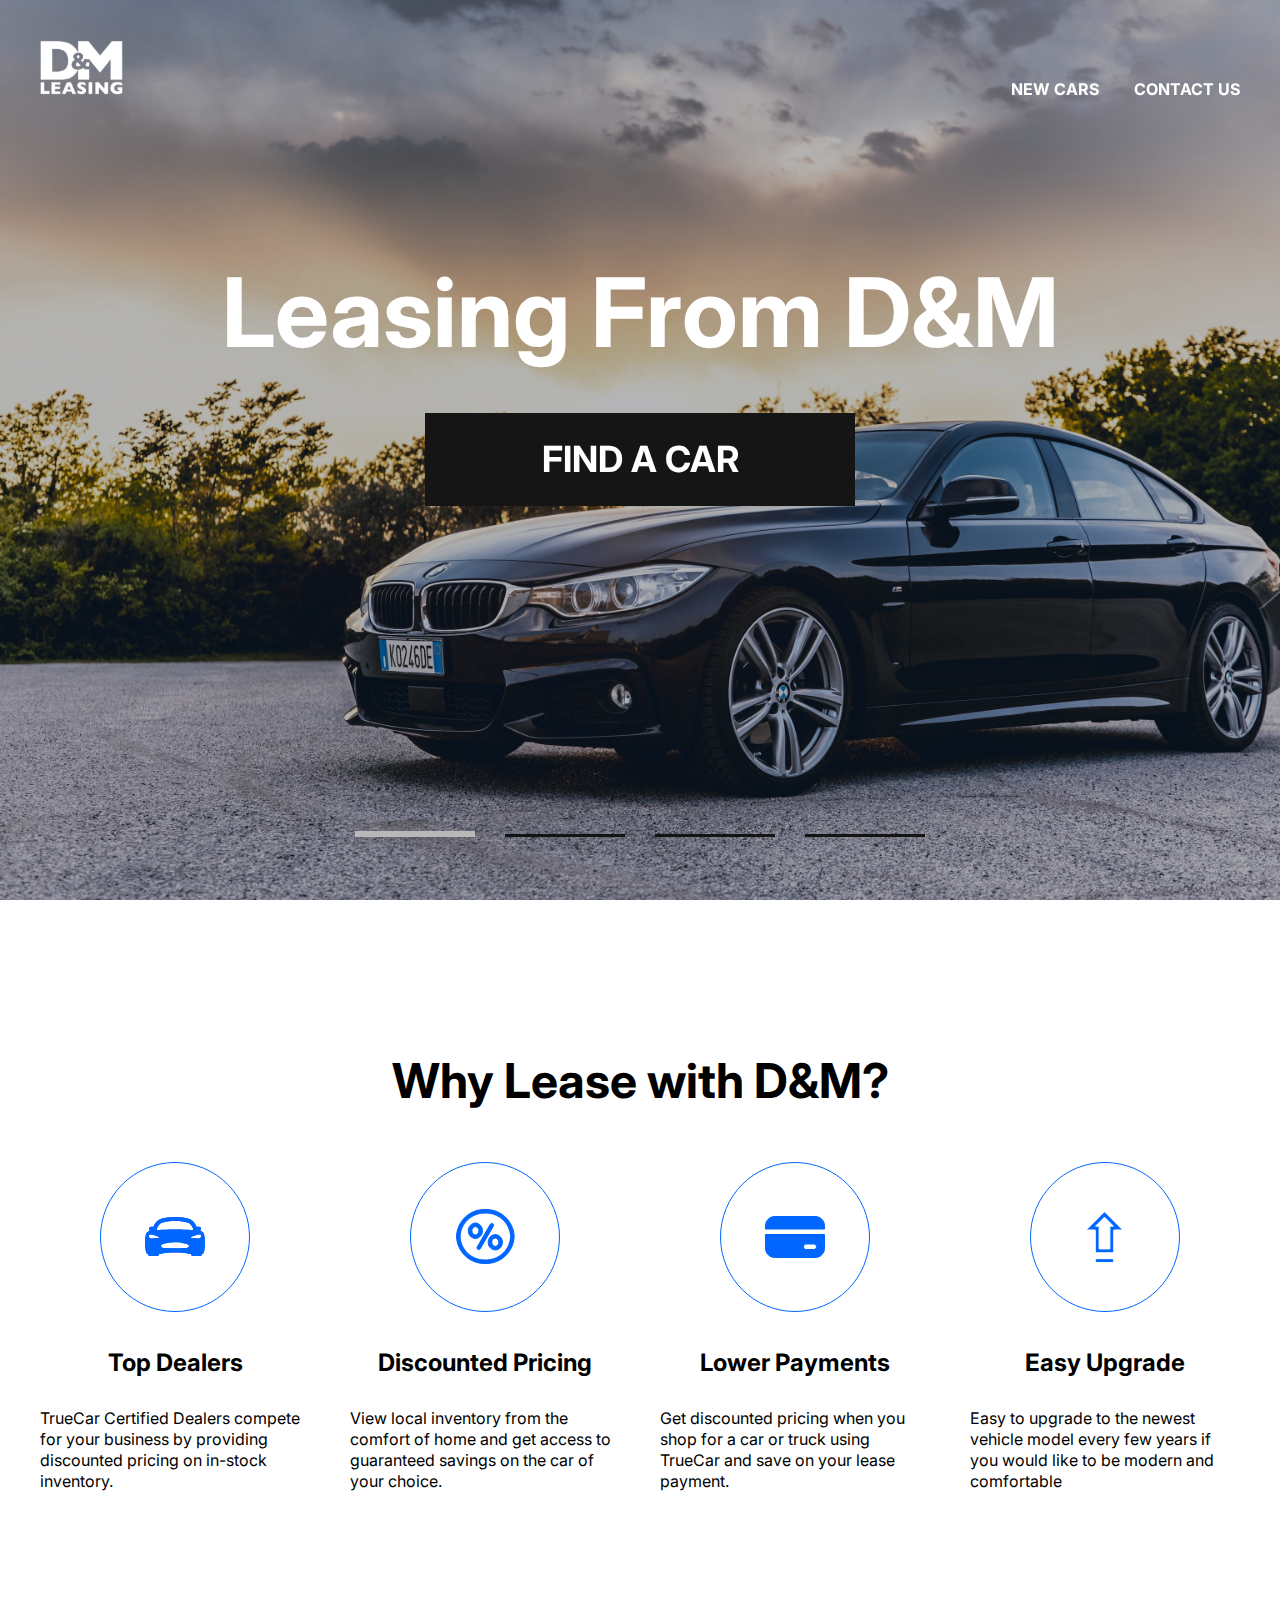
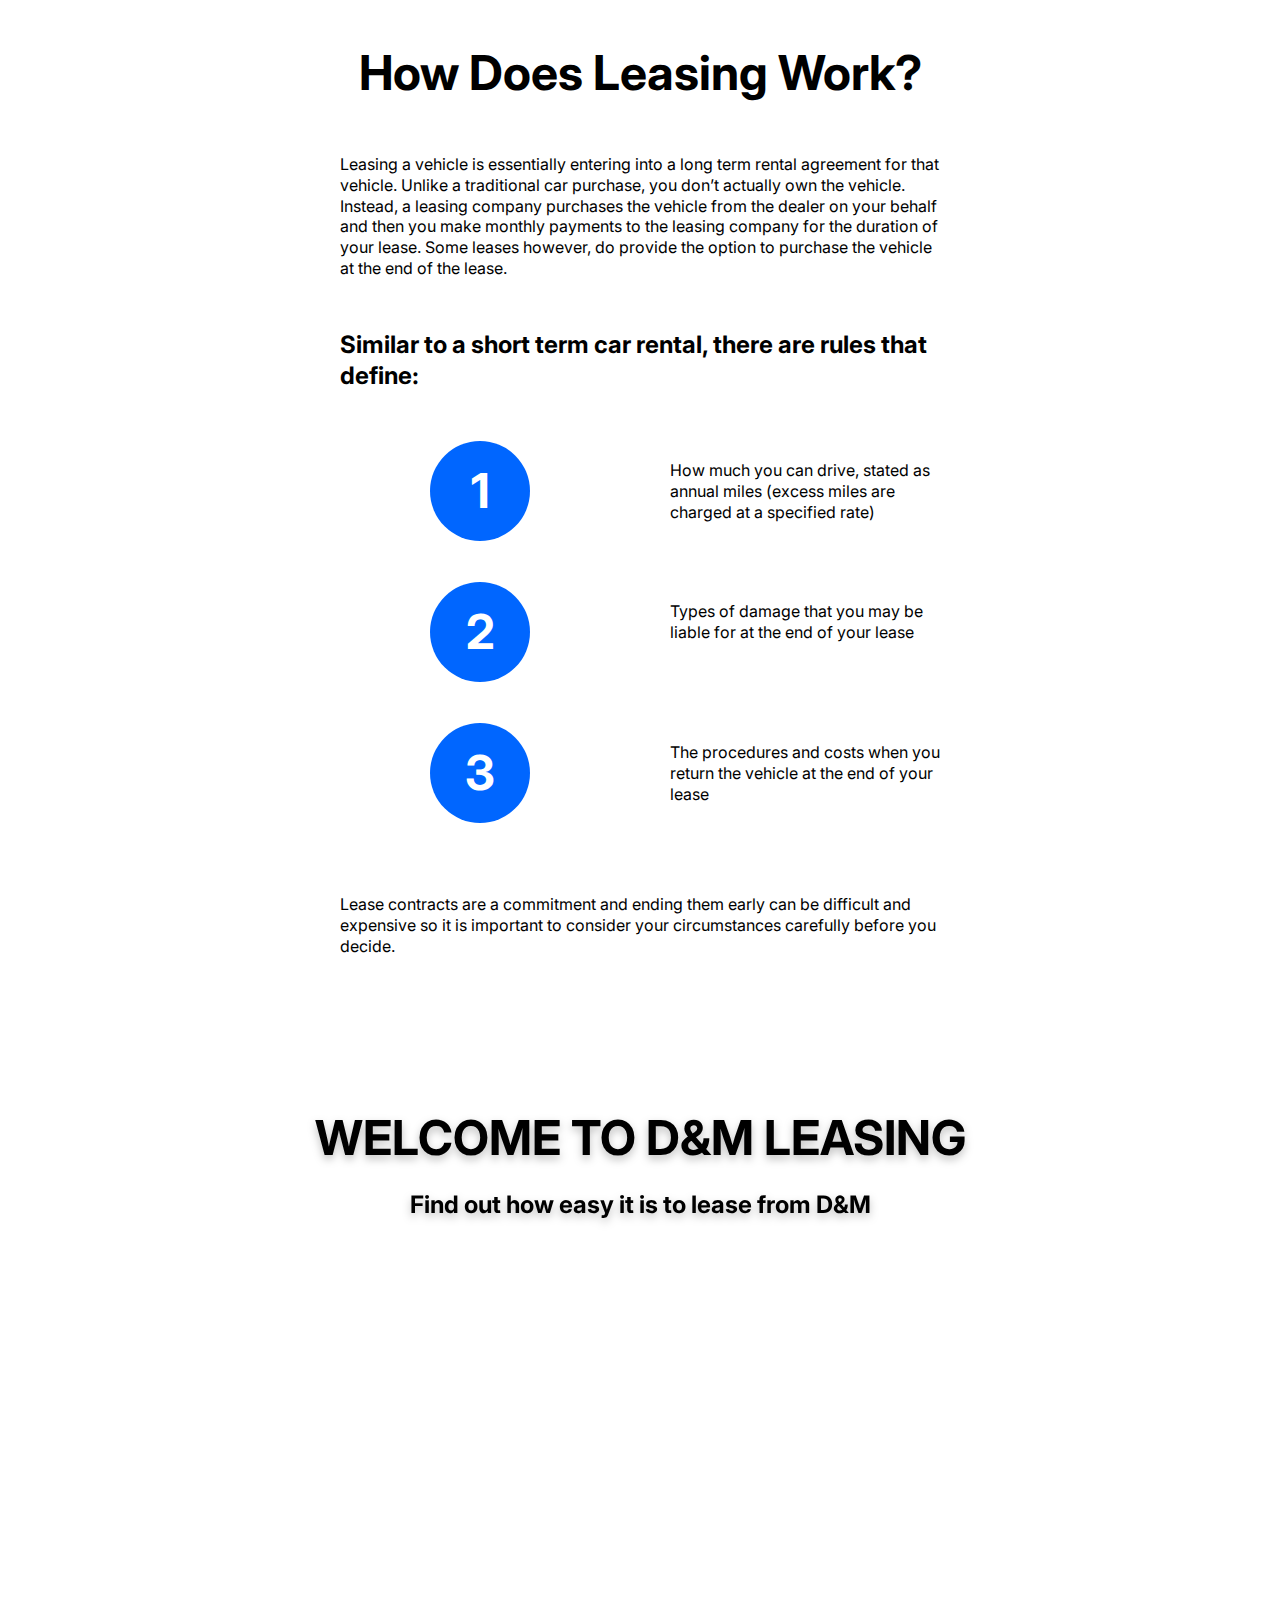
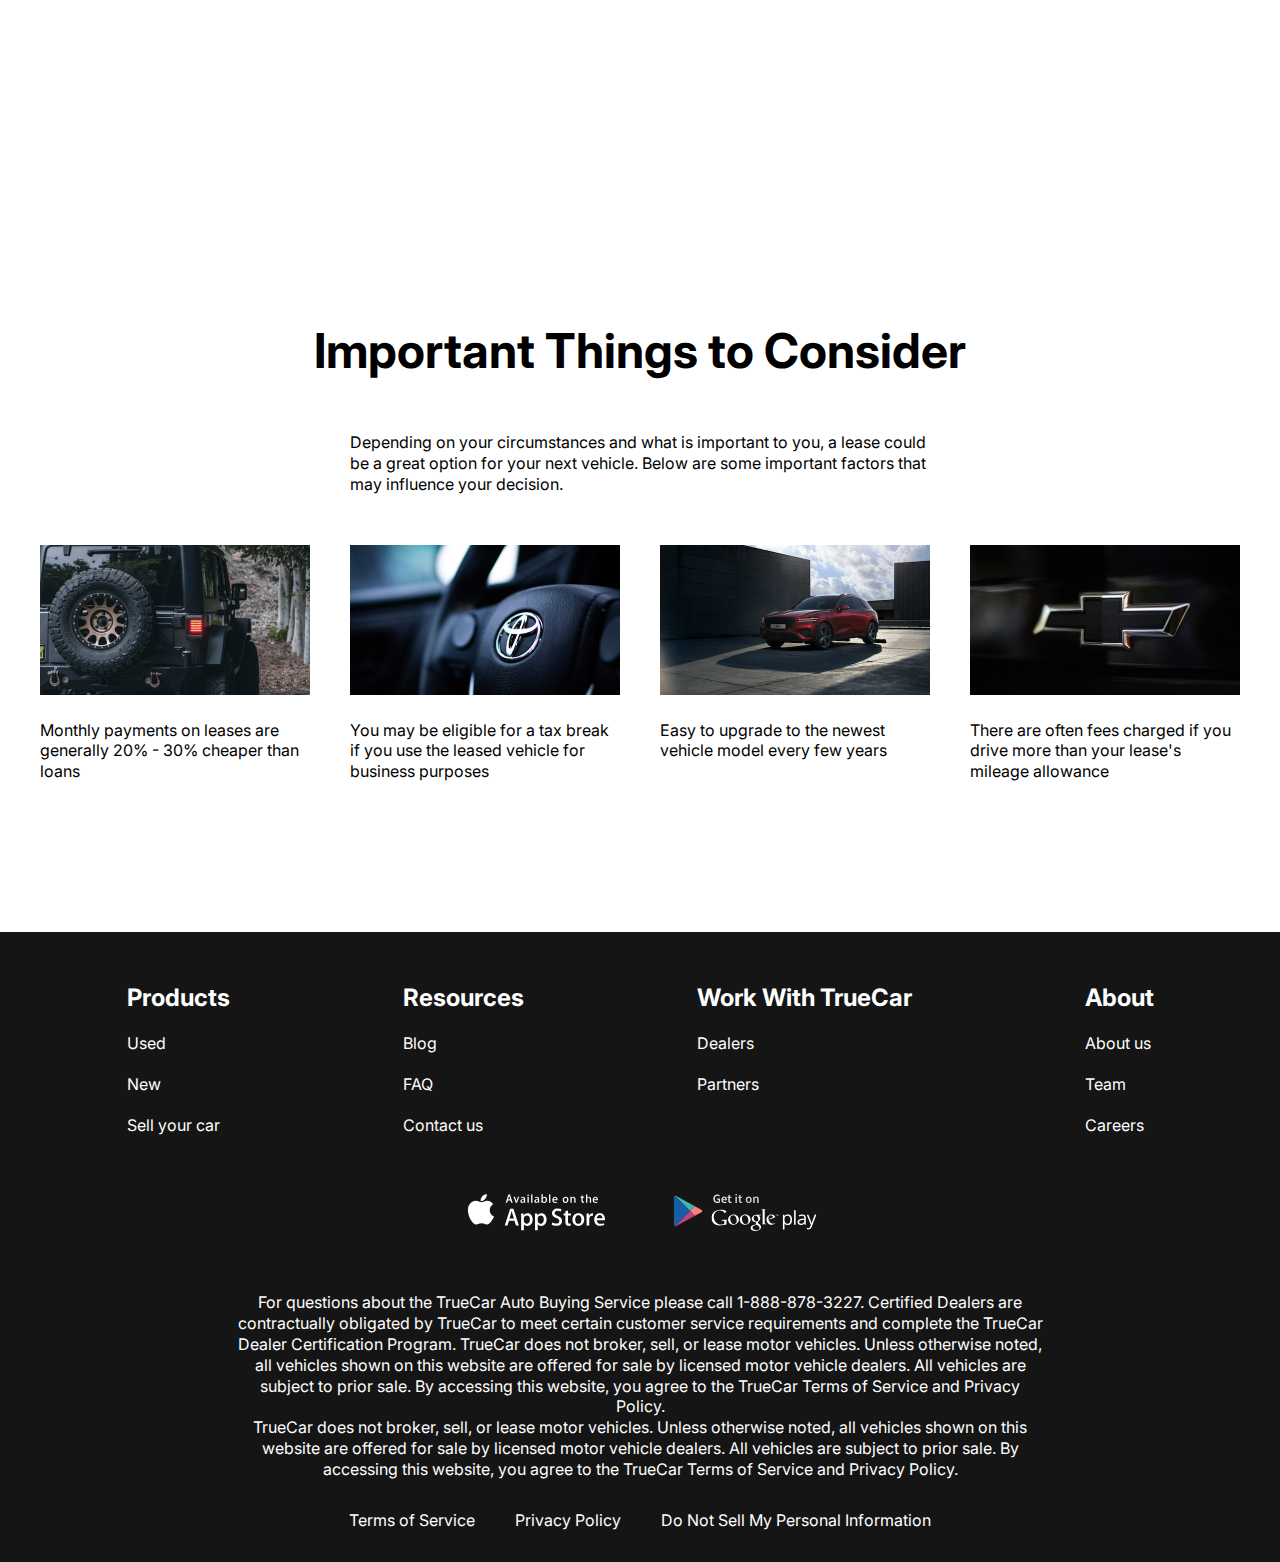
<file: index.html>
<!DOCTYPE html>
<html lang="en">

<head>
    <meta charset="UTF-8">
    <meta http-equiv="X-UA-Compatible" content="IE=edge">
    <meta name="viewport" content="width=device-width, initial-scale=1.0">
    <title>0-1 Pet</title>
    <link rel="stylesheet" href="style.css">
    <link rel="preconnect" href="https://fonts.googleapis.com">
    <link rel="preconnect" href="https://fonts.gstatic.com" crossorigin>
    <link rel="stylesheet" href="https://cdn.jsdelivr.net/npm/swiper@9/swiper-bundle.min.css" />
    <link href="https://fonts.googleapis.com/css2?family=Inter:wght@400;700&family=League+Spartan:wght@400;700&family=Open+Sans:wght@600;700&family=Poppins:ital,wght@0,100;0,200;0,300;0,400;0,500;0,600;0,700;0,800;0,900;1,100&display=swap"
    rel="stylesheet">
    
</head>

<body>
    <div class="wrapper">
        <header class="header header-main">
            <div class="container">
                <div class="header__inner">
                    <a class="logo" href="#">
                        <img class="logo__img" src="./img/logo.svg" alt="logo">
                    </a>
                    <nav class="menu">
                        <button class="menu__btn">
                            <span></span>
                            <span></span>
                            <span></span>
                        </button>
                        <ul class="menu__list">
                            <li class="menu__list-item">
                                <a href="new-cars.html" class="menu__list-link">NEW CARS</a>
                            </li>
                            
                            <li class="menu__list-item">
                                <a href="contacts.html" class="menu__list-link">CONTACT US</a>
                            </li>
                        </ul>
                    </nav>
                </div>
            </div>
        </header>

        <main class="main">
            <section class="top">
                <div class="container">
                    <h1 class="title">
                        Leasing From D&M
                    </h1>
                    <a href="new-cars.html" class="top__link">
                        FIND A CAR
                    </a>
                </div>
            </section>
            <div class="slider">
                <div class="swiper">
                    <div class="swiper-wrapper">
                        <div class="swiper-slide" style="background-image: url(./img/slide-1.jpg);"></div>
                        <div class="swiper-slide" style="background-image: url(./img/Rectangle\ 5.jpg);"></div>
                        <div class="swiper-slide" style="background-image: url(./img/slide-1.jpg);"></div>
                        <div class="swiper-slide" style="background-image: url(./img/Rectangle\ 5.jpg);"></div>
                        <div class="swiper-pagination"></div>
                    </div>
                </div>
                <section class="why-lease">
                    <div class="container">
                        <h2 class="section__title">
                            Why Lease with D&M?
                        </h2>
                        <ul class="why-lease__list">
                            <li class="why-lease__item">
                                <img class="why-lease__item-img" src="./img/why-lease-1.svg" alt="">
                                <h3 class="why-lease__item-title">
                                    Top Dealers
                                </h3>
                                <p class="why-lease__item-text">
                                    TrueCar Certified Dealers compete for your business by providing discounted pricing
                                    on in-stock inventory.
                                </p>
                            </li>
                            <li class="why-lease__item">
                                <img class="why-lease__item-img" src="./img/why-lease-2.svg" alt="">
                                <h3 class="why-lease__item-title">
                                    Discounted Pricing
                                </h3>
                                <p class="why-lease__item-text">
                                    View local inventory from the comfort of home and get access to guaranteed savings
                                    on the car of your choice.
                                </p>
                            </li>
                            <li class="why-lease__item">
                                <img class="why-lease__item-img" src="./img/why-lease-3.svg" alt="">
                                <h3 class="why-lease__item-title">
                                    Lower Payments
                                </h3>
                                <p class="why-lease__item-text">
                                    Get discounted pricing when you shop for a car or truck using TrueCar and save on
                                    your lease payment.
                                </p>
                            </li>
                            <li class="why-lease__item">
                                <img class="why-lease__item-img" src="./img/why-lease-4.svg" alt="">
                                <h3 class="why-lease__item-title">
                                    Easy Upgrade
                                </h3>
                                <p class="why-lease__item-text">
                                    Easy to upgrade to the newest vehicle model every few years if you would like to be
                                    modern and comfortable
                                </p>
                            </li>
                        </ul>
                    </div>
                </section>
                <section class="how-does">
                    <div class="container">
                        <div class="how-does__inner">
                            <div class="section__title">
                                How Does Leasing Work?
                            </div>
                            <p class="how-does__text">
                                Leasing a vehicle is essentially entering into a long term rental agreement for that
                                vehicle. Unlike a traditional car purchase, you don’t actually own the vehicle. Instead,
                                a leasing company purchases the vehicle from the dealer on your behalf and then you make
                                monthly payments to the leasing company for the duration of your lease. Some leases
                                however, do provide the option to purchase the vehicle at the end of the lease.
                            </p>

                            <h4 class="how-does__title">
                                Similar to a short term car rental, there are rules that define:
                            </h4>
                            <ol class="how-does__list">
                                <li class="how-does__item">
                                    How much you can drive, stated as annual miles (excess miles are charged at a
                                    specified rate)
                                </li>
                                <li class="how-does__item">
                                    Types of damage that you may be liable for at the end of your lease
                                </li>
                                <li class="how-does__item">
                                    The procedures and costs when you return the vehicle at the end of your lease
                                </li>
                            </ol>
                            <p class="how-does__text">
                                Lease contracts are a commitment and ending them early can be difficult and expensive so
                                it is important to consider your circumstances carefully before you decide.
                            </p>
                        </div>
                    </div>
                </section>
                <section class="video">
                    <div class="container">
                        <h2 class="section__title video__title">
                            WELCOME TO D&M LEASING
                        </h2>
                        <p class="video__text">
                            Find out how easy it is to lease from D&M
                        </p>
                        <iframe class="video__content" width="1000" height="500" src="https://www.youtube.com/embed/gGgpRIZB2OI?controls=0" title="YouTube video player" frameborder="0" allow="accelerometer; autoplay; clipboard-write; encrypted-media; gyroscope; picture-in-picture; web-share" allowfullscreen>
                        </iframe>
                    </div>
                </section>
                <section class="important">
                    <div class="container">
                        <h2 class="section__title important__title">
                            Important Things to Consider
                        </h2>
                        <p class="important__text">Depending on your circumstances and what is important to you, a lease could be a great option for your next vehicle. Below are some important factors that may influence your decision.</p>
                        <ul class="important__list">
                            <li class="important__item">
                                <img class="important__item-img" src="./img/important-1.jpg" alt="">
                                <p class="important__item-text">Monthly payments on leases are generally 20% - 30% cheaper than loans</p>
                            </li>
                            <li class="important__item">
                                <img class="important__item-img" src="./img/important-2.jpg" alt="">
                                <p class="important__item-text">You may be eligible for a tax break if you use the leased vehicle for business purposes</p>
                            </li>
                            <li class="important__item">
                                <img class="important__item-img" src="./img/important-3.jpg" alt="">
                                <p class="important__item-text">Easy to upgrade to the newest vehicle model every few years</p>
                            </li>
                            <li class="important__item">
                                <img class="important__item-img" src="./img/important-4.jpg" alt="">
                                <p class="important__item-text">There are often fees charged if you drive more than your lease's mileage allowance</p>
                            </li>
                        </ul>
                    </div>
                </section>
        </main>

        <footer class="footer">
            <div class="container">
                <nav class="footer__menu">
                    <ul class="footer__menu-list">
                        <li class="footer__menu-item">
                            <p class="footer__menu-titile">Products</p>
                        </li>
                        <li class="footer__menu-item">
                            <a href="#" class="footer__menu-link">Used</a>
                        </li>
                        <li class="footer__menu-item">
                            <a href="#" class="footer__menu-link">New</a>
                        </li>
                        <li class="footer__menu-item">
                            <a href="#" class="footer__menu-link">Sell your car</a>
                        </li>
                    </ul>
                    <ul class="futer__menu-list">
                        <li class="footer__menu-item">
                            <p class="footer__menu-titile">Resources</p>
                        </li>
                        <li class="footer__menu-item">
                            <a href="#" class="footer__menu-link">Blog</a>
                        </li>
                        <li class="footer__menu-item">
                            <a href="#" class="footer__menu-link">FAQ</a>
                        </li>
                        <li class="footer__menu-item">
                            <a href="#" class="footer__menu-link">Contact us</a>
                        </li>
                    </ul>
                    <ul class="futer__menu-list">
                        <li class="footer__menu-item">
                            <p class="footer__menu-titile">Work With TrueCar</p>
                        </li>
                        <li class="footer__menu-item">
                            <a href="#" class="footer__menu-link">Dealers</a>
                        </li>
                        <li class="footer__menu-item">
                            <a href="#" class="footer__menu-link">Partners</a>
                        </li>
                    </ul>
                    <ul class="futer__menu-list">
                        <li class="footer__menu-item">
                            <p class="footer__menu-titile">About</p>
                        </li>
                        <li class="footer__menu-item">
                            <a href="#" class="footer__menu-link">About us</a>
                        </li>
                        <li class="footer__menu-item">
                            <a href="#" class="footer__menu-link">Team</a>
                        </li>
                        <li class="footer__menu-item">
                            <a href="#" class="footer__menu-link">Careers</a>
                        </li>
                    </ul>
                </nav>
                <ul class="app">
                    <li class="app__item">
                        <a href="#" class="app__item-link">
                            <img class="app__item-img" src="img/appstore.svg" alt="">
                        </a>
                    </li>
                    <li class="app__item">
                        <a href="#" class="app__item-link">
                            <img class="app__item-img" src="img/googleplay.svg" alt="">
                        </a>
                    </li>
                </ul>
                <div class="footer__copy">
                    <p class="footer__copy-text">
                        For questions about the TrueCar Auto Buying Service please call 1-888-878-3227.
                        Certified Dealers are contractually obligated by TrueCar to meet certain customer service
                        requirements and complete the TrueCar Dealer Certification Program.
                        TrueCar does not broker, sell, or lease motor vehicles. Unless otherwise noted, all vehicles
                        shown on this website are offered for sale by licensed motor vehicle dealers. All vehicles are
                        subject to prior sale. By accessing this website, you agree to the TrueCar Terms of Service and
                        Privacy Policy.
                    </p>
                    <p class="footer__copy-text">
                        TrueCar does not broker, sell, or lease motor vehicles. Unless otherwise noted, all vehicles
                        shown on this website are offered for sale by licensed motor vehicle dealers. All vehicles are
                        subject to prior sale. By accessing this website, you agree to the TrueCar Terms of Service and
                        Privacy Policy.
                    </p>
                </div>
                <nav class="copy__nav">
                    <ul class="copy__nav-list">
                        <li class="copy__nav-item">
                            <a href="#" class="copy__nav-link">Terms of Service</a>
                        </li>
                        <li class="copy__nav-item">
                            <a href="#" class="copy__nav-link">Privacy Policy</a>
                        </li>
                        <li class="copy__nav-item">
                            <a href="#" class="copy__nav-link">Do Not Sell My Personal Information</a>
                        </li>
                    </ul>
                </nav>
            </div>
        </footer>
    </div>
    <script src="https://cdn.jsdelivr.net/npm/swiper@9/swiper-bundle.min.js"></script>
    <script src="index.js"></script>
</body>

</html>
</file>
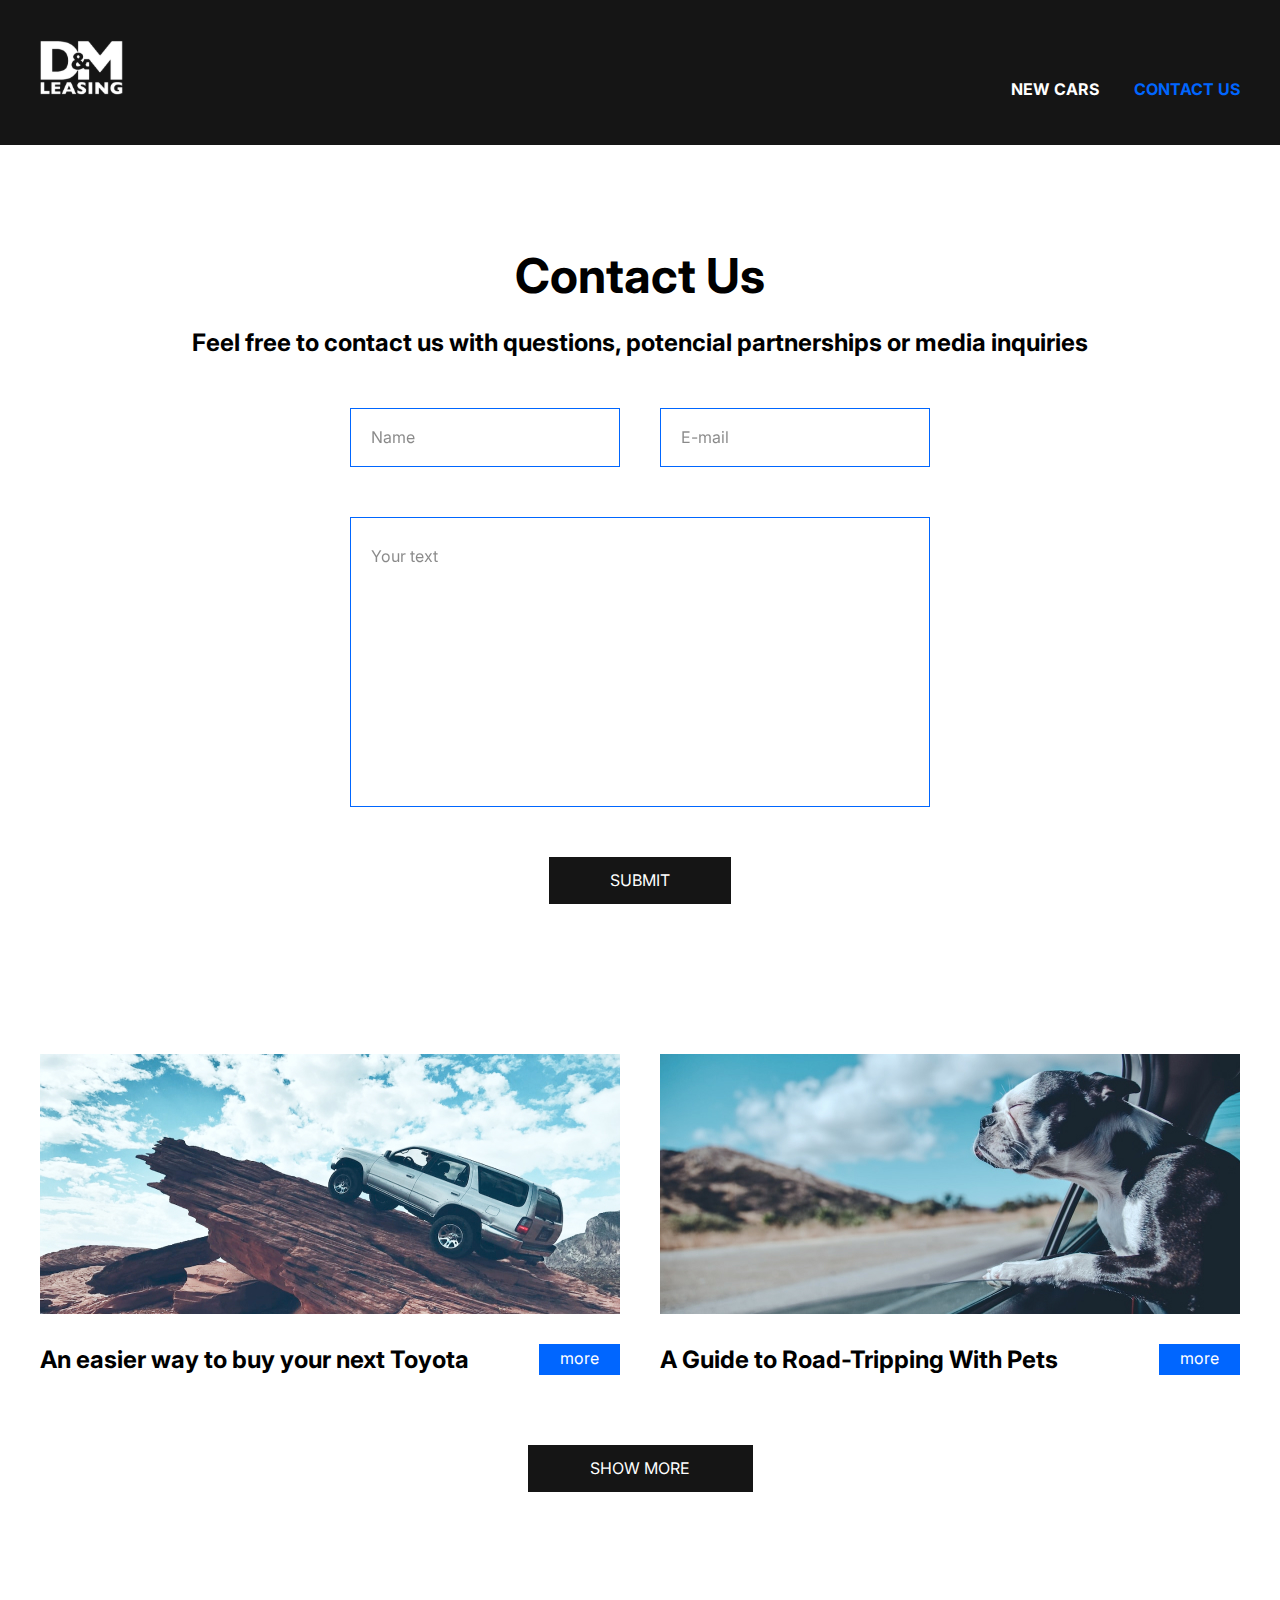
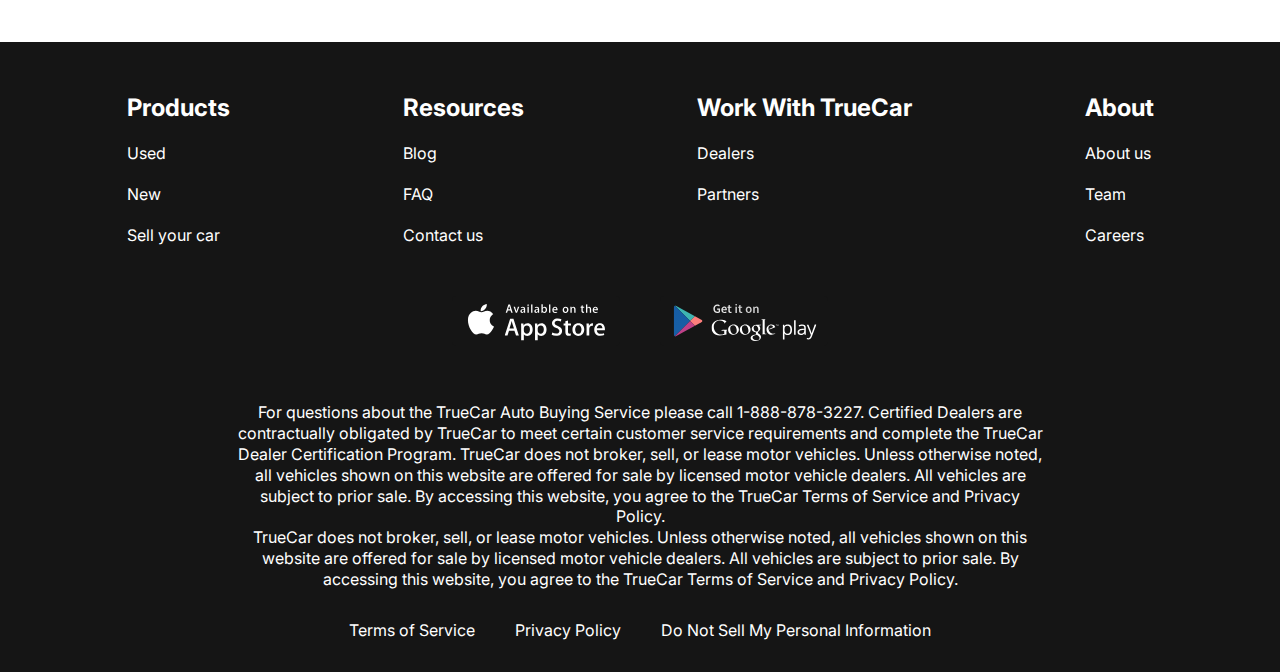
<file: contacts.html>
<!DOCTYPE html>
<html lang="en">
<head>
    <meta charset="UTF-8">
    <meta http-equiv="X-UA-Compatible" content="IE=edge">
    <meta name="viewport" content="width=device-width, initial-scale=1.0">
    <title>0-1 Pet</title>
    <link rel="stylesheet" href="style.css">
    <link rel="preconnect" href="https://fonts.googleapis.com">
    <link rel="preconnect" href="https://fonts.gstatic.com" crossorigin>
    <link href="https://fonts.googleapis.com/css2?family=Inter:wght@400;700&family=League+Spartan:wght@400;700&family=Open+Sans:wght@600;700&family=Poppins:ital,wght@0,100;0,200;0,300;0,400;0,500;0,600;0,700;0,800;0,900;1,100&display=swap" rel="stylesheet">

</head>

<body>
    <div class="wrapper">
        <header class="header">
            <div class="container">
                <div class="header__inner">
                    <a class="logo" href="index.html">
                        <img class="logo__img" src="img/logo.svg" alt="">
                    </a>
                    <nav class="menu">
                        <button class="menu__btn">
                            <span></span>
                            <span></span>
                            <span></span>
                        </button>
                        <ul class="menu__list">
                            <li class="menu__list-item">
                                <a href="./new-cars.html" class="menu__list-link ">NEW CARS</a>
                            </li>
                            
                            </li>
                            <li class="menu__list-item">
                                <a href="./contacts.html" class="menu__list-link menu__list-link--active">CONTACT US</a>
                            </li>
                        </ul>
                    </nav>
                </div>
            </div>
        </header>

        <main class="main">
            <section class="contacts">
                <div class="container">
                    <h2 class="section__title contacts__title">
                        Contact Us
                    </h2>
                    <p class="contacts__text ">Feel free to contact us with questions, potencial partnerships or media inquiries</p>
                </div>
                <form action="#" class="form">
                    <input class="form__input" type="text" class="input" placeholder="Name">
                    <input class="form__input" type="email" class="input" placeholder="E-mail">
                    <textarea class="form__textarea" placeholder="Your text"></textarea>
                    <button class="form__btn" type="submit">SUBMIT</button>
                </form>
            </section>
            <section class="blog">
                <div class="container">
                    <div class="blog__items">
                        <div class="blog__item">
                            <img src="img/blog-img-1.jpg" alt="" class="blog__item-img">
                            <h4 class="blog__item-text">An easier way to buy your next Toyota</h4>
                            <a href="" class="blog__item-link">more</a>
                        </div>
                        <div class="blog__item">
                            <img src="img/blog-img-2.jpg" alt="" class="blog__item-img">
                            <h4 class="blog__item-text">A Guide to Road-Tripping With Pets</h4>
                            <a href="" class="blog__item-link">more</a>
                        </div>
                    </div>
                    <a href="#" class="showmore-link">SHOW MORE</a>
                </div>
            </section>
            
        </main>

        <footer class="footer">
            <div class="container">
                <nav class="footer__menu">
                    <ul class="footer__menu-list">
                        <li class="footer__menu-item">
                            <p class="footer__menu-titile">Products</p>
                        </li>
                        <li class="footer__menu-item">
                            <a href="#" class="footer__menu-link">Used</a>
                        </li>
                        <li class="footer__menu-item">
                            <a href="#" class="footer__menu-link">New</a>
                        </li>
                        <li class="footer__menu-item">
                            <a href="#" class="footer__menu-link">Sell your car</a>
                        </li>
                    </ul>
                    <ul class="futer__menu-list">
                        <li class="footer__menu-item">
                            <p class="footer__menu-titile">Resources</p>
                        </li>
                        <li class="footer__menu-item">
                            <a href="#" class="footer__menu-link">Blog</a>
                        </li>
                        <li class="footer__menu-item">
                            <a href="#" class="footer__menu-link">FAQ</a>
                        </li>
                        <li class="footer__menu-item">
                            <a href="#" class="footer__menu-link">Contact us</a>
                        </li>
                    </ul>
                    <ul class="futer__menu-list">
                        <li class="footer__menu-item">
                            <p class="footer__menu-titile">Work With TrueCar</p>
                        </li>
                        <li class="footer__menu-item">
                            <a href="#" class="footer__menu-link">Dealers</a>
                        </li>
                        <li class="footer__menu-item">
                            <a href="#" class="footer__menu-link">Partners</a>
                        </li>
                    </ul>
                    <ul class="futer__menu-list">
                        <li class="footer__menu-item">
                            <p class="footer__menu-titile">About</p>
                        </li>
                        <li class="footer__menu-item">
                            <a href="#" class="footer__menu-link">About us</a>
                        </li>
                        <li class="footer__menu-item">
                            <a href="#" class="footer__menu-link">Team</a>
                        </li>
                        <li class="footer__menu-item">
                            <a href="#" class="footer__menu-link">Careers</a>
                        </li>
                    </ul>
                </nav>
                <ul class="app">
                    <li class="app__item">
                        <a href="#" class="app__item-link">
                            <img class="app__item-img" src="img/appstore.svg" alt="">
                        </a>
                    </li>
                    <li class="app__item">
                        <a href="#" class="app__item-link">
                            <img class="app__item-img" src="img/googleplay.svg" alt="">
                        </a>
                    </li>
                </ul>
                <div class="footer__copy">
                    <p class="footer__copy-text">
                        For questions about the TrueCar Auto Buying Service please call 1-888-878-3227.
                        Certified Dealers are contractually obligated by TrueCar to meet certain customer service requirements and complete the TrueCar Dealer Certification Program.
                        TrueCar does not broker, sell, or lease motor vehicles. Unless otherwise noted, all vehicles shown on this website are offered for sale by licensed motor vehicle dealers. All vehicles are subject to prior sale. By accessing this website, you agree to the TrueCar Terms of Service and Privacy Policy.
                    </p>
                    <p class="footer__copy-text">
                        TrueCar does not broker, sell, or lease motor vehicles. Unless otherwise noted, all vehicles shown on this website are offered for sale by licensed motor vehicle dealers. All vehicles are subject to prior sale. By accessing this website, you agree to the TrueCar Terms of Service and Privacy Policy.
                    </p>
                </div>
                <nav class="copy__nav">
                    <ul class="copy__nav-list">
                        <li class="copy__nav-item">
                            <a href="#" class="copy__nav-link">Terms of Service</a>
                        </li>
                        <li class="copy__nav-item">
                            <a href="#" class="copy__nav-link">Privacy Policy</a>
                        </li>
                        <li class="copy__nav-item">
                            <a href="#" class="copy__nav-link">Do Not Sell My Personal Information</a>
                        </li>
                    </ul>
                </nav>
            </div>
        </footer>
    </div>
</body>
<script src="index.js"></script>

</html>
</file>
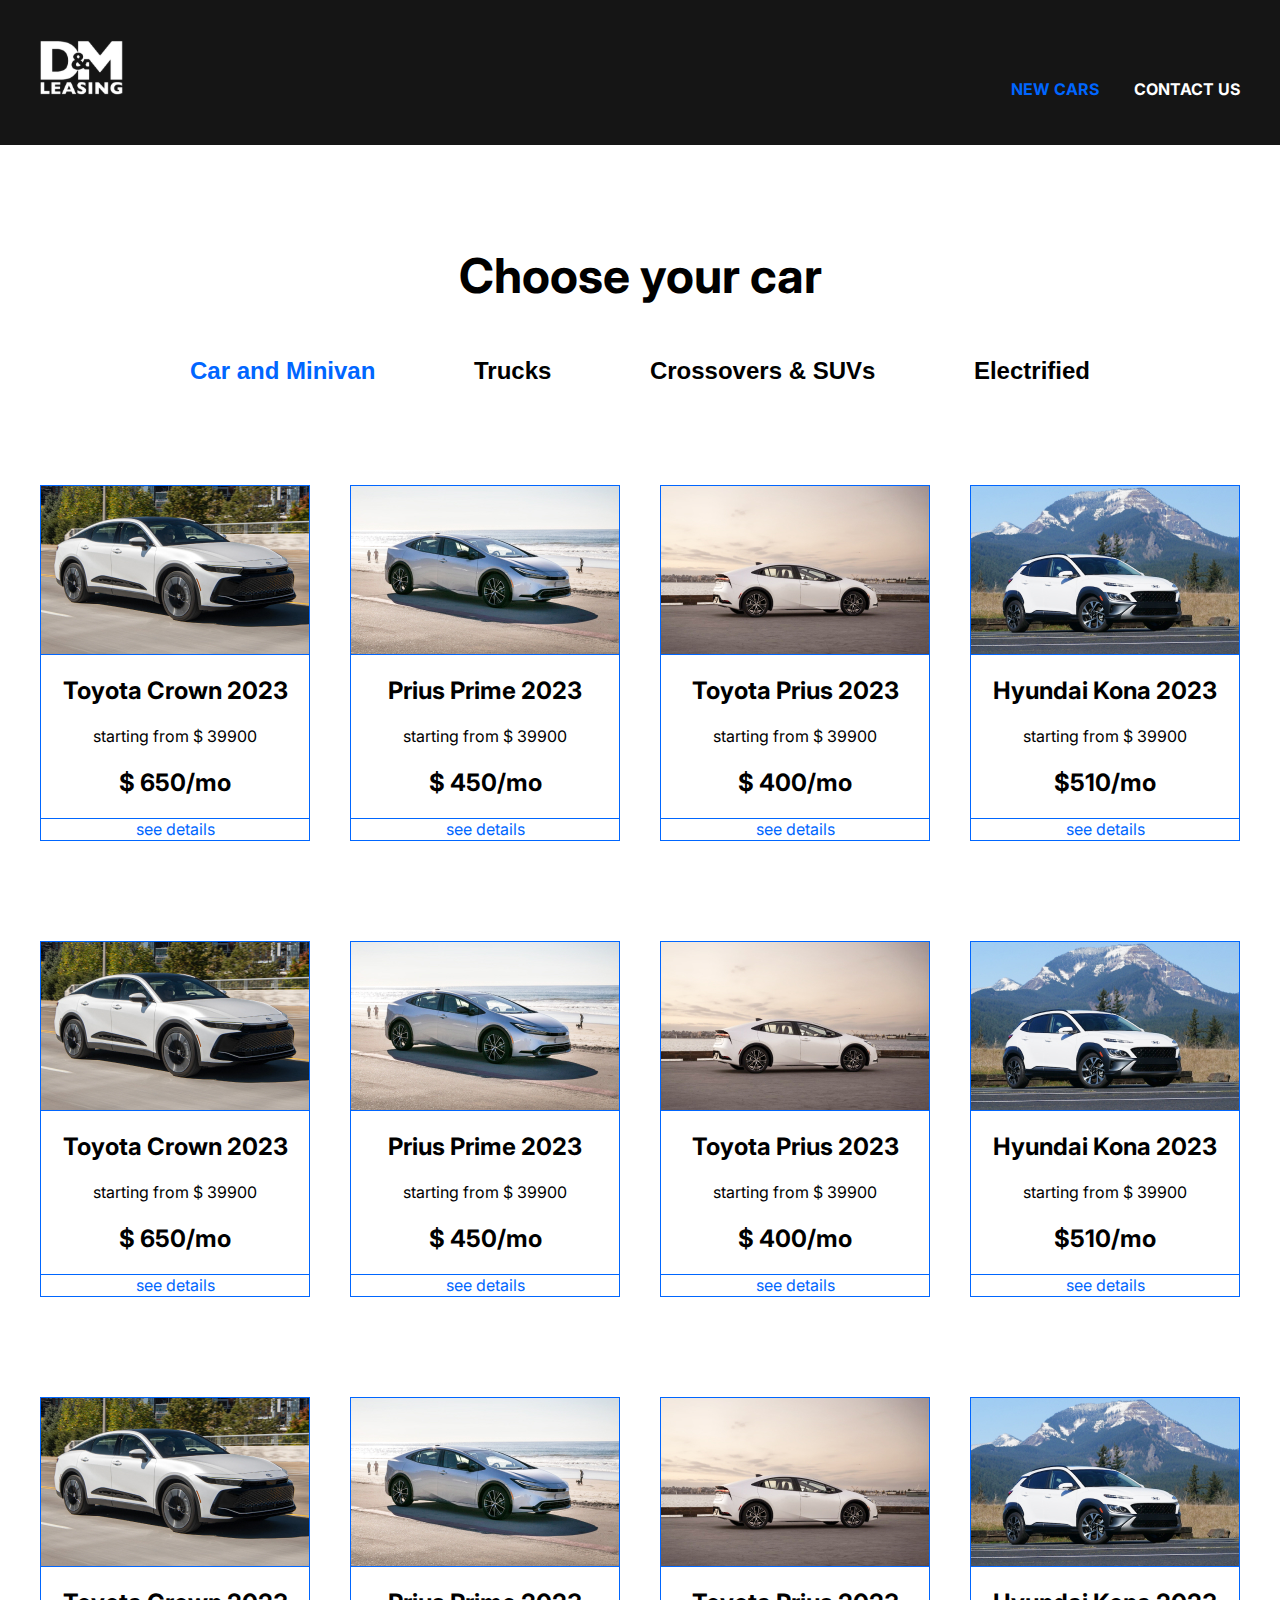
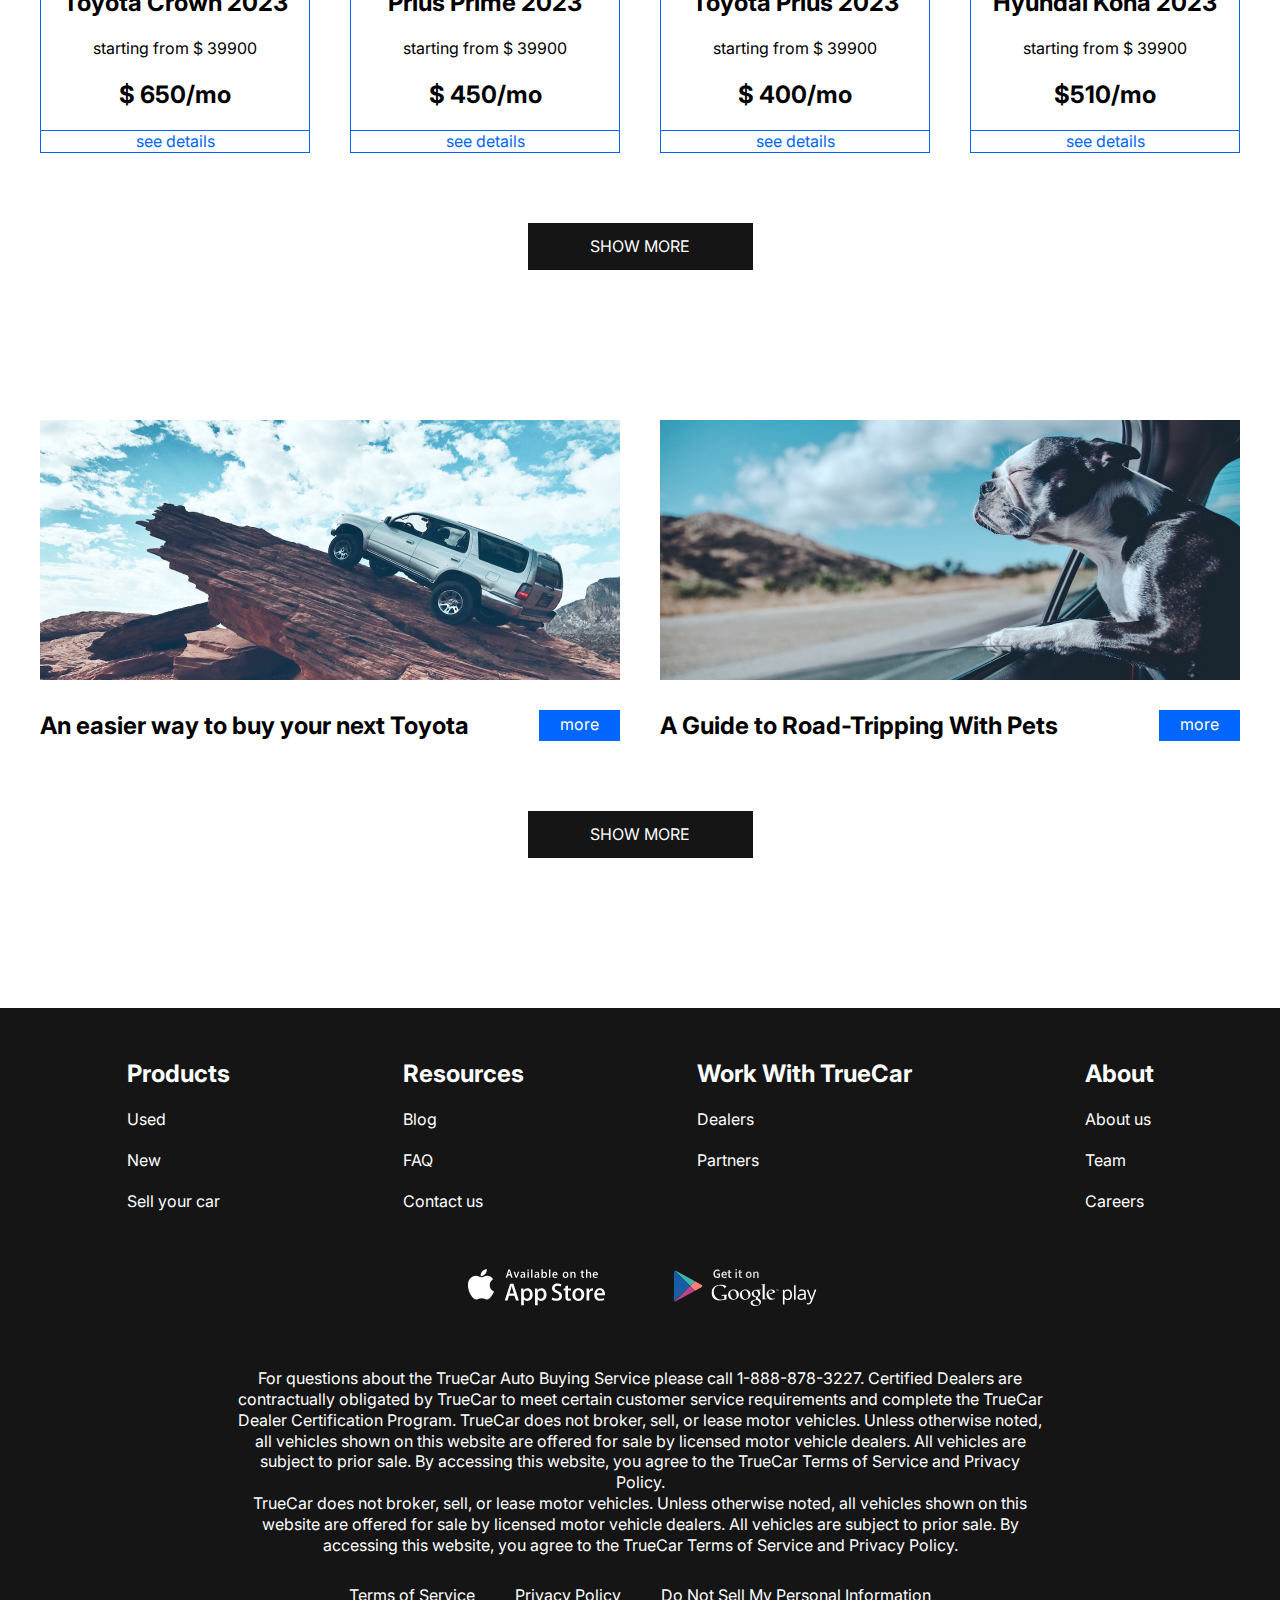
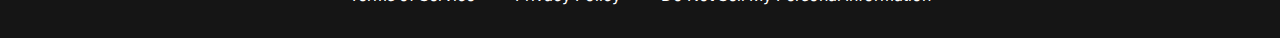
<file: new-cars.html>
<!DOCTYPE html>
<html lang="en">

<head>
    <meta charset="UTF-8">
    <meta http-equiv="X-UA-Compatible" content="IE=edge">
    <meta name="viewport" content="width=device-width, initial-scale=1.0">
    <title>0-1 Pet</title>
    <link rel="stylesheet" href="style.css">
    <link rel="preconnect" href="https://fonts.googleapis.com">
    <link rel="preconnect" href="https://fonts.gstatic.com" crossorigin>
    <link href="https://fonts.googleapis.com/css2?family=Inter:wght@400;700&family=League+Spartan:wght@400;700&family=Open+Sans:wght@600;700&family=Poppins:ital,wght@0,100;0,200;0,300;0,400;0,500;0,600;0,700;0,800;0,900;1,100&display=swap"
    rel="stylesheet">

</head>

<body>
    <div class="wrapper">
        <header class="header">
            <div class="container">
                <div class="header__inner">
                    <a class="logo" href="index.html">
                        <img class="logo__img" src="img/logo.svg" alt="">
                    </a>
                    <nav class="menu">
                        <button class="menu__btn">
                            <span></span>
                            <span></span>
                            <span></span>
                        </button>
                        <ul class="menu__list">
                            <li class="menu__list-item">
                                <a href="#" class="menu__list-link menu__list-link--active">NEW CARS</a>
                            </li>
                            
                            </li>
                            <li class="menu__list-item">
                                <a href="contacts.html" class="menu__list-link">CONTACT US</a>
                            </li>
                        </ul>
                    </nav>
                </div>
            </div>
        </header>

        <main class="main">
            <section class="choose">
                <div class="container">
                    <h2 class="section-title">
                        Choose your car
                    </h2>
                    <div class="tabs">
                        <div class="tabs__btn">
                            <button class="tabs__btn-item tabs__btn-item--active" data-button="content-1">Car and Minivan</button>
                            <button class="tabs__btn-item" data-button="content-2">Trucks</button>
                            <button class="tabs__btn-item" data-button="content-3">Crossovers & SUVs</button>
                            <button class="tabs__btn-item" data-button="content-4">Electrified</button>
                        </div>
                        <div class="tabs__content">
                            <div class="tabs__content-item tabs__content-item--active" id="content-1">
                                <div class="card">
                                    <img src="img/card-img-1.jpg" alt="" class="card__img">
                                    <div class="card__content">
                                        <h4 class="card__title">Toyota Crown 2023</h4>
                                        <p class="card__text">starting from $ 39900</p>
                                        <p class="card__price">$ 650/mo</p>
                                    </div>
                                    <a class="card__link" href="#">see details</a> 
                                </div>
                                <div class="card">
                                    <img src="img/card-img-2.jpg" alt="" class="card__img">
                                    <div class="card__content">
                                        <h4 class="card__title">Prius Prime 2023</h4>
                                        <p class="card__text">starting from $ 39900</p>
                                        <p class="card__price"> $ 450/mo</p>
                                    </div>
                                    <a class="card__link" href="#">see details</a>
                                </div>
                                <div class="card">
                                    <img src="img/card-img-3.jpg" alt="" class="card__img">
                                    <div class="card__content">
                                        <h4 class="card__title">Toyota Prius 2023</h4>
                                    <p class="card__text">starting from $ 39900</p>
                                    <p class="card__price"> $ 400/mo</p>
                                    </div>
                                    <a class="card__link" href="#">see details</a>
                                </div>
                                <div class="card">
                                    <img src="img/card-img-4.jpg" alt="" class="card__img">
                                    <div class="card__content">
                                        <h4 class="card__title">Hyundai Kona 2023</h4>
                                        <p class="card__text">starting from $ 39900</p>
                                        <p class="card__price">$510/mo</p>
                                    </div>
                                    <a class="card__link" href="#">see details</a>
                                </div>
                                <div class="card">
                                    <img src="img/card-img-1.jpg" alt="" class="card__img">
                                    <div class="card__content">
                                        <h4 class="card__title">Toyota Crown 2023</h4>
                                        <p class="card__text">starting from $ 39900</p>
                                        <p class="card__price">$ 650/mo</p>
                                    </div>
                                    <a class="card__link" href="#">see details</a> 
                                </div>
                                <div class="card">
                                    <img src="img/card-img-2.jpg" alt="" class="card__img">
                                    <div class="card__content">
                                        <h4 class="card__title">Prius Prime 2023</h4>
                                        <p class="card__text">starting from $ 39900</p>
                                        <p class="card__price"> $ 450/mo</p>
                                    </div>
                                    <a class="card__link" href="#">see details</a>
                                </div>
                                <div class="card">
                                    <img src="img/card-img-3.jpg" alt="" class="card__img">
                                    <div class="card__content">
                                        <h4 class="card__title">Toyota Prius 2023</h4>
                                    <p class="card__text">starting from $ 39900</p>
                                    <p class="card__price"> $ 400/mo</p>
                                    </div>
                                    <a class="card__link" href="#">see details</a>
                                </div>
                                <div class="card">
                                    <img src="img/card-img-4.jpg" alt="" class="card__img">
                                    <div class="card__content">
                                        <h4 class="card__title">Hyundai Kona 2023</h4>
                                        <p class="card__text">starting from $ 39900</p>
                                        <p class="card__price">$510/mo</p>
                                    </div>
                                    <a class="card__link" href="#">see details</a>
                                </div>
                                <div class="card">
                                    <img src="img/card-img-1.jpg" alt="" class="card__img">
                                    <div class="card__content">
                                        <h4 class="card__title">Toyota Crown 2023</h4>
                                        <p class="card__text">starting from $ 39900</p>
                                        <p class="card__price">$ 650/mo</p>
                                    </div>
                                    <a class="card__link" href="#">see details</a> 
                                </div>
                                <div class="card">
                                    <img src="img/card-img-2.jpg" alt="" class="card__img">
                                    <div class="card__content">
                                        <h4 class="card__title">Prius Prime 2023</h4>
                                        <p class="card__text">starting from $ 39900</p>
                                        <p class="card__price"> $ 450/mo</p>
                                    </div>
                                    <a class="card__link" href="#">see details</a>
                                </div>
                                <div class="card">
                                    <img src="img/card-img-3.jpg" alt="" class="card__img">
                                    <div class="card__content">
                                        <h4 class="card__title">Toyota Prius 2023</h4>
                                    <p class="card__text">starting from $ 39900</p>
                                    <p class="card__price"> $ 400/mo</p>
                                    </div>
                                    <a class="card__link" href="#">see details</a>
                                </div>
                                <div class="card">
                                    <img src="img/card-img-4.jpg" alt="" class="card__img">
                                    <div class="card__content">
                                        <h4 class="card__title">Hyundai Kona 2023</h4>
                                        <p class="card__text">starting from $ 39900</p>
                                        <p class="card__price">$510/mo</p>
                                    </div>
                                    <a class="card__link" href="#">see details</a>
                                </div>
                            </div>
                            <div class="tabs__content-item" id="content-2">
                                <div class="card">
                                    <img src="img/card-img-1.jpg" alt="" class="card__img">
                                    <div class="card__content">
                                        <h4 class="card__title">Toyota Crown 2023</h4>
                                        <p class="card__text">starting from $ 39900</p>
                                        <p class="card__price">$ 650/mo</p>
                                    </div>
                                    <a class="card__link" href="#">see details</a> 
                                </div>
                                <div class="card">
                                    <img src="img/card-img-2.jpg" alt="" class="card__img">
                                    <div class="card__content">
                                        <h4 class="card__title">Prius Prime 2023</h4>
                                        <p class="card__text">starting from $ 39900</p>
                                        <p class="card__price"> $ 450/mo</p>
                                    </div>
                                    <a class="card__link" href="#">see details</a>
                                </div>
                                <div class="card">
                                    <img src="img/card-img-3.jpg" alt="" class="card__img">
                                    <div class="card__content">
                                        <h4 class="card__title">Toyota Prius 2023</h4>
                                    <p class="card__text">starting from $ 39900</p>
                                    <p class="card__price"> $ 400/mo</p>
                                    </div>
                                    <a class="card__link" href="#">see details</a>
                                </div>
                                <div class="card">
                                    <img src="img/card-img-4.jpg" alt="" class="card__img">
                                    <div class="card__content">
                                        <h4 class="card__title">Hyundai Kona 2023</h4>
                                        <p class="card__text">starting from $ 39900</p>
                                        <p class="card__price">$510/mo</p>
                                    </div>
                                    <a class="card__link" href="#">see details</a>
                                </div>
                            </div>
                            <div class="tabs__content-item" id="content-3">
                                <div class="card">
                                    <img src="img/card-img-1.jpg" alt="" class="card__img">
                                    <div class="card__content">
                                        <h4 class="card__title">Toyota Crown 2023</h4>
                                        <p class="card__text">starting from $ 39900</p>
                                        <p class="card__price">$ 650/mo</p>
                                    </div>
                                    <a class="card__link" href="#">see details</a> 
                                </div>
                                <div class="card">
                                    <img src="img/card-img-2.jpg" alt="" class="card__img">
                                    <div class="card__content">
                                        <h4 class="card__title">Prius Prime 2023</h4>
                                        <p class="card__text">starting from $ 39900</p>
                                        <p class="card__price"> $ 450/mo</p>
                                    </div>
                                    <a class="card__link" href="#">see details</a>
                                </div>
                                <div class="card">
                                    <img src="img/card-img-3.jpg" alt="" class="card__img">
                                    <div class="card__content">
                                        <h4 class="card__title">Toyota Prius 2023</h4>
                                    <p class="card__text">starting from $ 39900</p>
                                    <p class="card__price"> $ 400/mo</p>
                                    </div>
                                    <a class="card__link" href="#">see details</a>
                                </div>
                                <div class="card">
                                    <img src="img/card-img-4.jpg" alt="" class="card__img">
                                    <div class="card__content">
                                        <h4 class="card__title">Hyundai Kona 2023</h4>
                                        <p class="card__text">starting from $ 39900</p>
                                        <p class="card__price">$510/mo</p>
                                    </div>
                                    <a class="card__link" href="#">see details</a>
                                </div>
                                <div class="card">
                                    <img src="img/card-img-1.jpg" alt="" class="card__img">
                                    <div class="card__content">
                                        <h4 class="card__title">Toyota Crown 2023</h4>
                                        <p class="card__text">starting from $ 39900</p>
                                        <p class="card__price">$ 650/mo</p>
                                    </div>
                                    <a class="card__link" href="#">see details</a> 
                                </div>
                                <div class="card">
                                    <img src="img/card-img-2.jpg" alt="" class="card__img">
                                    <div class="card__content">
                                        <h4 class="card__title">Prius Prime 2023</h4>
                                        <p class="card__text">starting from $ 39900</p>
                                        <p class="card__price"> $ 450/mo</p>
                                    </div>
                                    <a class="card__link" href="#">see details</a>
                                </div>
                                <div class="card">
                                    <img src="img/card-img-3.jpg" alt="" class="card__img">
                                    <div class="card__content">
                                        <h4 class="card__title">Toyota Prius 2023</h4>
                                    <p class="card__text">starting from $ 39900</p>
                                    <p class="card__price"> $ 400/mo</p>
                                    </div>
                                    <a class="card__link" href="#">see details</a>
                                </div>
                                <div class="card">
                                    <img src="img/card-img-4.jpg" alt="" class="card__img">
                                    <div class="card__content">
                                        <h4 class="card__title">Hyundai Kona 2023</h4>
                                        <p class="card__text">starting from $ 39900</p>
                                        <p class="card__price">$510/mo</p>
                                    </div>
                                    <a class="card__link" href="#">see details</a>
                                </div>
                            </div>
                            <div class="tabs__content-item" id="content-4">
                                <div class="card">
                                    <img src="img/card-img-1.jpg" alt="" class="card__img">
                                    <div class="card__content">
                                        <h4 class="card__title">Toyota Crown 2023</h4>
                                        <p class="card__text">starting from $ 39900</p>
                                        <p class="card__price">$ 650/mo</p>
                                    </div>
                                    <a class="card__link" href="#">see details</a> 
                                </div>
                                <div class="card">
                                    <img src="img/card-img-2.jpg" alt="" class="card__img">
                                    <div class="card__content">
                                        <h4 class="card__title">Prius Prime 2023</h4>
                                        <p class="card__text">starting from $ 39900</p>
                                        <p class="card__price"> $ 450/mo</p>
                                    </div>
                                    <a class="card__link" href="#">see details</a>
                                </div>
                                <div class="card">
                                    <img src="img/card-img-3.jpg" alt="" class="card__img">
                                    <div class="card__content">
                                        <h4 class="card__title">Toyota Prius 2023</h4>
                                    <p class="card__text">starting from $ 39900</p>
                                    <p class="card__price"> $ 400/mo</p>
                                    </div>
                                    <a class="card__link" href="#">see details</a>
                                </div>
                                <div class="card">
                                    <img src="img/card-img-4.jpg" alt="" class="card__img">
                                    <div class="card__content">
                                        <h4 class="card__title">Hyundai Kona 2023</h4>
                                        <p class="card__text">starting from $ 39900</p>
                                        <p class="card__price">$510/mo</p>
                                    </div>
                                    <a class="card__link" href="#">see details</a>
                                </div>
                            </div>
                        </div>
                        <a href="#" class="showmore-link">SHOW MORE</a>
                    </div>
                </div>
            </section>
            <section class="blog">
                <div class="container">
                    <div class="blog__items">
                        <div class="blog__item">
                            <img src="img/blog-img-1.jpg" alt="" class="blog__item-img">
                            <h4 class="blog__item-text">An easier way to buy your next Toyota</h4>
                            <a href="" class="blog__item-link">more</a>
                        </div>
                        <div class="blog__item">
                            <img src="img/blog-img-2.jpg" alt="" class="blog__item-img">
                            <h4 class="blog__item-text">A Guide to Road-Tripping With Pets</h4>
                            <a href="" class="blog__item-link">more</a>
                        </div>
                    </div>
                    <a href="#" class="showmore-link">SHOW MORE</a>
                </div>
            </section>
        </main>

        <footer class="footer">
            <div class="container">
                <nav class="footer__menu">
                    <ul class="footer__menu-list">
                        <li class="footer__menu-item">
                            <p class="footer__menu-titile">Products</p>
                        </li>
                        <li class="footer__menu-item">
                            <a href="#" class="footer__menu-link">Used</a>
                        </li>
                        <li class="footer__menu-item">
                            <a href="#" class="footer__menu-link">New</a>
                        </li>
                        <li class="footer__menu-item">
                            <a href="#" class="footer__menu-link">Sell your car</a>
                        </li>
                    </ul>
                    <ul class="futer__menu-list">
                        <li class="footer__menu-item">
                            <p class="footer__menu-titile">Resources</p>
                        </li>
                        <li class="footer__menu-item">
                            <a href="#" class="footer__menu-link">Blog</a>
                        </li>
                        <li class="footer__menu-item">
                            <a href="#" class="footer__menu-link">FAQ</a>
                        </li>
                        <li class="footer__menu-item">
                            <a href="#" class="footer__menu-link">Contact us</a>
                        </li>
                    </ul>
                    <ul class="futer__menu-list">
                        <li class="footer__menu-item">
                            <p class="footer__menu-titile">Work With TrueCar</p>
                        </li>
                        <li class="footer__menu-item">
                            <a href="#" class="footer__menu-link">Dealers</a>
                        </li>
                        <li class="footer__menu-item">
                            <a href="#" class="footer__menu-link">Partners</a>
                        </li>
                    </ul>
                    <ul class="futer__menu-list">
                        <li class="footer__menu-item">
                            <p class="footer__menu-titile">About</p>
                        </li>
                        <li class="footer__menu-item">
                            <a href="#" class="footer__menu-link">About us</a>
                        </li>
                        <li class="footer__menu-item">
                            <a href="#" class="footer__menu-link">Team</a>
                        </li>
                        <li class="footer__menu-item">
                            <a href="#" class="footer__menu-link">Careers</a>
                        </li>
                    </ul>
                </nav>
                <ul class="app">
                    <li class="app__item">
                        <a href="#" class="app__item-link">
                            <img class="app__item-img" src="img/appstore.svg" alt="">
                        </a>
                    </li>
                    <li class="app__item">
                        <a href="#" class="app__item-link">
                            <img class="app__item-img" src="img/googleplay.svg" alt="">
                        </a>
                    </li>
                </ul>
                <div class="footer__copy">
                    <p class="footer__copy-text">
                        For questions about the TrueCar Auto Buying Service please call 1-888-878-3227.
                        Certified Dealers are contractually obligated by TrueCar to meet certain customer service
                        requirements and complete the TrueCar Dealer Certification Program.
                        TrueCar does not broker, sell, or lease motor vehicles. Unless otherwise noted, all vehicles
                        shown on this website are offered for sale by licensed motor vehicle dealers. All vehicles are
                        subject to prior sale. By accessing this website, you agree to the TrueCar Terms of Service and
                        Privacy Policy.
                    </p>
                    <p class="footer__copy-text">
                        TrueCar does not broker, sell, or lease motor vehicles. Unless otherwise noted, all vehicles
                        shown on this website are offered for sale by licensed motor vehicle dealers. All vehicles are
                        subject to prior sale. By accessing this website, you agree to the TrueCar Terms of Service and
                        Privacy Policy.
                    </p>
                </div>
                <nav class="copy__nav">
                    <ul class="copy__nav-list">
                        <li class="copy__nav-item">
                            <a href="#" class="copy__nav-link">Terms of Service</a>
                        </li>
                        <li class="copy__nav-item">
                            <a href="#" class="copy__nav-link">Privacy Policy</a>
                        </li>
                        <li class="copy__nav-item">
                            <a href="#" class="copy__nav-link">Do Not Sell My Personal Information</a>
                        </li>
                    </ul>
                </nav>
            </div>
        </footer>
    </div>
    
</body>
<script src="index.js"></script>

</html>
</file>
<file: style.css>
html {
    box-sizing: border-box;
}

*, *::after, *::before {
    box-sizing: inherit;
    margin: 0;
    padding: 0;
}

html, body {
    height: 100%;
}

ul {
    list-style: none;
}

a {
    text-decoration: none;
    color: inherit;
}

.section__title {
    margin-bottom: 50px;
    font-size: 48px;
    font-weight: 700;
    text-align: center; 
}

body {
    font-size: 16px;
    font-weight: 400;
    font-family: 'Inter', sans-serif;
    line-height: 1.3;
}

.wrapper {
    min-height: 100%;
    display: flex;
    flex-direction: column;
}

.container  {
    max-width: 1220px;
    margin: 0 auto;
    padding: 0 10px;
}

header {
    background-color: #151515;
}

.header-main {
    background-color: transparent;
    position: absolute;
    z-index: 10;
    left: 0;
    right: 0;
}

.header__inner {
    padding-top: 40px;
    padding-bottom: 45px;
    display: flex;
    justify-content: space-between;
    align-items: flex-end;
}

.menu__list {
    display: flex;
    gap: 35px;
}

.menu__list-link {
    color: white;
    text-transform: uppercase;
    font-weight: 700;
}

.menu__list-link--active {
color: #0066FF;
}


footer {
    background-color: #151515;
    padding: 50px 0 32px;
    color: white;
}

.footer__menu {
    display: flex;
    justify-content: space-around;
    margin-bottom: 50px;
}

.footer__menu-list {
    max-width: 250px;
}

.footer__menu-titile {
    font-size: 24px;
    font-weight: 700;
}

.footer__menu-item +  .footer__menu-item{
    padding-top: 20px;
}

.app {
    display: flex;
    justify-content: center;
    gap: 40px;
    margin-bottom: 52px;
}

.footer__copy {
    max-width: 806px;
    margin: 0 auto 30px; 
    text-align: center; 
}

.copy__nav-list {
    display: flex;
    gap: 40px;
    text-align: center;
    justify-content: center;
}

.main {
    flex-grow: 1;
}

.top {
    color: #fff;
    text-align: center;
    padding-top: 250px;
    padding-bottom: 50px;
    position: absolute;
    z-index: 5;
    left: 0;
    right: 0;
}

.title { 
    padding-bottom: 38px;
    font-size: 96px;
    font-weight: 700;
    justify-content: center;
}

.top__link {
    background-color: #151515;
    color: #fff;
    font-size: 36px;
    font-weight: 700;
    max-width: 430px;
    width: 100%;
    padding: 23px;
    display: inline-block;
    text-transform: uppercase;
}

.swiper::after {
    content: '';
    background-color: rgba(21, 21, 21, .3);
    position: absolute;
    z-index: 5;
    left: 0;
    right: 0;
    top: 0;
    bottom: 0;
}

.swiper-slide.swiper-slide {
    height: 100vh;
    background-repeat: no-repeat;
    background-size: cover;
    background-position: center;
}

.swiper-pagination-bullet.swiper-pagination-bullet {
    width: 120px;
    height: 3px;
    background-color: #151515;
    border-radius: 0;
    opacity: 1;
    margin: 0 15px !important;
}

.swiper-pagination-bullets.swiper-pagination-horizontal {
    margin-bottom: 50px;
}

.swiper-pagination-bullet.swiper-pagination-bullet-active {
    height: 6px;
    background-color: #fff;
}

.why-lease {
    padding: 150px 0;
}

.why-lease__list {
    display: grid;
    grid-template-columns: repeat(4, 1fr);
    gap: 40px;
    text-align: center; 
}

.why-lease__item-img {
    margin-bottom: 30px;
}

.why-lease__item-title {
    font-size: 24px;
    font-weight: 700;
    margin-bottom: 30px;
}

.why-lease__item-text {
    text-align: left;
}

.how-does {
    padding-bottom: 150px;
}

.how-does__inner {
    max-width: 600px;
    margin: 0 auto;
}

.how-does__title {
    font-size: 24px;
    font-weight: 700;
    padding-top: 50px;
}

.how-does__list {
    padding: 50px 0 70px;
    counter-reset: myCounter;
}

.how-does__item {
    list-style-type: none;
    width: 270px;
    position: relative;
    margin-left: auto;
    box-sizing: content-box;
    padding: 19px 0 19px 240px;
    min-height: 63px;
}

.how-does__item + .how-does__item {
    margin-top: 40px;
}

.how-does__item::before {
    counter-increment: myCounter;
    content: counter(myCounter);
    display: inline-block;
    background-color: #0066FF;
    color: #fff;
    font-size: 48px;
    font-weight: 700;
    width: 100px;
    height: 100px;
    border-radius: 50%;
    display: flex;
    align-items: center;
    justify-content: center;
    position: absolute;
    left: 0;
    top: 0;
}

.video {
    padding-bottom: 150px;
}

.video__title {
    margin-bottom: 20px;
    filter: drop-shadow(0px 4px 4px rgba(0, 0, 0, 0.25));
}

.video__text {
    font-size: 24px;
    font-weight: 700;
    margin-bottom: 50px;
    text-align: center;
    filter: drop-shadow(0px 4px 4px rgba(0, 0, 0, 0.25));
}

.video__content {
    margin: 0 auto;
    display: block;
}

.important {
    margin-bottom: 150px;
}


.important__text {
    max-width: 580px;
    margin: 0 auto 50px;
}

.important__list {
    display: grid;
    grid-template-columns: repeat(4, 1fr);
    gap: 40px;
}

.important__item-text {
    text-align-last: left;
    padding-top: 20px;
}

/*Contact Us page*/

.contacts {
    padding: 100px 0 150px;
}

.contacts__title {
    margin-bottom: 20px;
}

.contacts__text {
    font-size: 24px;
    font-weight: 700;
    text-align: center;
    margin-bottom: 50px;
    padding: 0 100px;
}

.form {
    max-width: 580px;
    margin: 0 auto;
    display: flex;
    justify-content: space-between;
    flex-wrap: wrap;
}

.form__input {
    width: 270px;
    padding: 18px 20px;
    display: inline-block;
    border: 1px solid #0066FF;
    margin-bottom: 50px;
    font-size: 16px;
    font-weight: 400;
    font-family: 'Inter', sans-serif;
    line-height: 1.3;
    color: #151515;
}

.form__input::placeholder {
    font-size: 16px;
    font-weight: 400;
    font-family: 'Inter', sans-serif;
    line-height: 1.3;
    color: #151515;
    opacity: 0.5;
}

.form__textarea {
    width: 100%;
    resize: none;
    padding: 28px 20px;
    height: 290px;
    border: 1px solid #0066FF;
    font-size: 16px;
    font-weight: 400;
    font-family: 'Inter', sans-serif;
    line-height: 1.3;
    color: #151515;
    margin-bottom: 50px;
}

.form__textarea::placeholder {
    font-size: 16px;
    font-weight: 400;
    font-family: 'Inter', sans-serif;
    line-height: 1.3;
    color: #151515;
    opacity: 0.5;
}

.form__btn {
    text-transform: uppercase;
    color: #fff;
    font-size: 16px;
    font-weight: 400;
    font-family: 'Inter', sans-serif;
    line-height: 1.3;
    padding: 13px 61px;
    background-color: #151515;
    margin: 0 auto;
    border: none;
}

.blog {
    padding-bottom: 150px;
}

.blog__items {
    display: grid;
    grid-template-columns: repeat(2, 1fr);
    gap: 40px;
}

.blog__item {
    display: flex;
    justify-content: space-between;
    flex-wrap: wrap;
    margin-bottom: 70px;
}

.blog__item-img {
    margin-bottom: 30px;
    width: 100%;
}

.blog__item-text {
    flex-basis: 446px;
    font-size: 24px;
    font-weight: 700;
}

.blog__item-link {
    color: #fff;
    background-color: #0066FF;
    font-size: 16px;
    font-weight: 400;
    padding: 4px 21px;
}

.showmore-link {
    text-transform: uppercase;
    background-color: #151515;
    font-size: 16px;
    font-weight: 400;
    padding: 13px 13px;
    color: #fff;
    width: 225px;
    margin: 0 auto;
    text-align: center;
    display: block;
}

/*New cars page*/

.choose {
    padding: 100px 0 150px;
}

.section-title {
    font-size: 48px;
    font-weight: 700;
    text-align: center;
    margin-bottom: 50px;
}

.tabs__btn {
    padding: 0 150px 100px;
    display: flex;
    justify-content: space-between;
    gap: 80px;
}

.tabs__btn-item {
    font-size: 24px;
    font-weight: 700;
    border: none;
    background-color: transparent;
    cursor: pointer;
    padding: 0;
}

.tabs__btn-item--active {
    color: #0066FF;
}

.tabs__content-item {
    display: none;
    grid-template-columns: repeat(4, 1fr);
    gap: 100px 40px;
    margin-bottom: 70px;
}

.tabs__content-item.tabs__content-item--active {
    display: grid;
}

.card {
    text-align: center;
}

.card__img {
    display: block;
}

.card__content {
    padding: 0 5px;
    border: 1px solid #0066FF;
    border-top: 0;
}

.card__title {
    padding-top: 20px;
    font-size: 24px;
    font-weight: 700;
    margin-bottom: 20px;
}

.card__text {
    margin-bottom: 20px;
}

.card__price {
    font-size: 24px;
    font-weight: 700;
    margin-bottom: 20px;
}

.card__link {
    display: block;
    color: #0066FF;
    border: 1px solid  #0066FF;
    border-top: 0;
}

.menu__btn {
    width: 30px;
    height: 20px;
    display: flex;
    flex-direction: column;
    justify-content: space-between;
    padding: 0;
    border: none;
    background-color: transparent;
    cursor: pointer;
    display: none;
}

.menu__btn span {
    height: 2px;
    background-color: #fff;
    width: 100%;
}

.card__img {
    width:100%
}

@media(max-width: 1180px) {
    .important__list {
        gap: 30px 20px;
    }
    .important__item-img {
        width: 100%;
    }

    /* New car page */

    .tabs__content-item {
        grid-template-columns: repeat(3, 1fr);
    }
   
}

@media(max-width: 1040px) {
    .video__content{
        width: 100%;
    }

    /* New car page */

     .tabs__btn {
        padding: 0 0 50px;
        gap: 20px;     
    }
}

@media(max-width: 860px) {
    .menu__btn {
        display: flex;
    }
    .menu__btn,
    .logo {
        position: relative;
        z-index: 10;
    }
    .menu__list {
        position: absolute;
        z-index: 5;
        background-color: #151515;
        flex-direction: column;
        top: 0;
        right: 0;
        bottom: 0;
        left: 0;
        align-items: center;
        padding-top: 200px;
        height: 100vh;
        transform: translateY(-100%);
        transition: transform .3s ease;
    }
    .menu__list.menu__list--active {
        transform: translateY(0%);
    }
    .why-lease__list {
        grid-template-columns: repeat(2, 1fr);
        gap: 20px;
    }
    .important__list {
        grid-template-columns: repeat(2, 1fr);
    }
    .tabs__content-item {
        grid-template-columns: repeat(2, 1fr);
    }
}

@media(max-width: 768px) {
    .title {
        font-size: 70px;
    }
    .top__link {
      padding: 16px;
      max-width: 360px;
      font-size: 28px;
    }
    .swiper-pagination-bullet.swiper-pagination-bullet {
        width: 60px;
    }
    .swiper-pagination-bullet.swiper-pagination-bullet-active {
        height: 4px;
    }
    .video__content {
        height: 400px;
    }
    .footer__menu {
        display: grid;
        grid-template-columns: repeat(2, 1fr);
        gap: 40px;
    }
}

@media(max-width: 650px) {
    .tabs__btn-item {
        font-size: 18px;
    }
    .tabs__content-item {
        grid-template-columns: repeat(1, 1fr);
    }
    .blog__items {
        grid-template-columns: repeat(1, 1fr); 
    }
    /* Contact Us page */

    .contacts {
        padding: 50px 0;
    }
    .form__input {
        width: 100%;
        margin-bottom: 30px;
    }
    .contacts__text {
        padding: 0;
    }
}

@media(max-width: 540px) {
    .title {
        font-size: 60px;
    }
    .top__link {
        font-size: 24px;
        max-width: 310px;
    }
    .swiper-pagination-bullet.swiper-pagination-bullet {
        margin: 0 10px;
        width: 35px;
    }
    .why-lease {
        padding: 50px 0;
    }
    .why-lease__list {
        grid-template-columns: repeat(1, 1fr);
    }
    .section__title {
        font-size: 34px;
    }
    .how-does {
        padding-bottom: 50px;
    }
    .how-does__list {
        padding: 30px 0 40px;
    }
    .video {
        padding-bottom: 50px;
    }
    .video__content {
        height: 200px;
    }
    .how-does__item {
        padding: 65px 0 19px 0;
        margin-right: auto;
    }
    .how-does__item::before {
        right: 0;
        margin: 0 auto;
        width: 50px;
        height: 50px;
        font-size: 32px;
    }
    .important__list {
        grid-template-columns: repeat(1, 1fr);
    }
    .app,
    .copy__nav-list {
        flex-direction: column;
        align-items: center;
    }
    .copy__nav-list {
        gap: 20px;
    }
    .blog__item-text {
        margin-bottom: 10px;
    }
    .blog__item-link {
        margin-left: auto;
    }
    .tabs__btn {
        flex-direction: column;
    }
    .choose {
        padding: 50px 0;
    }
    .tabs__content-item {
        gap: 40px;
    }
    .blog {
        padding-bottom: 50px;
    }
}
</file>
